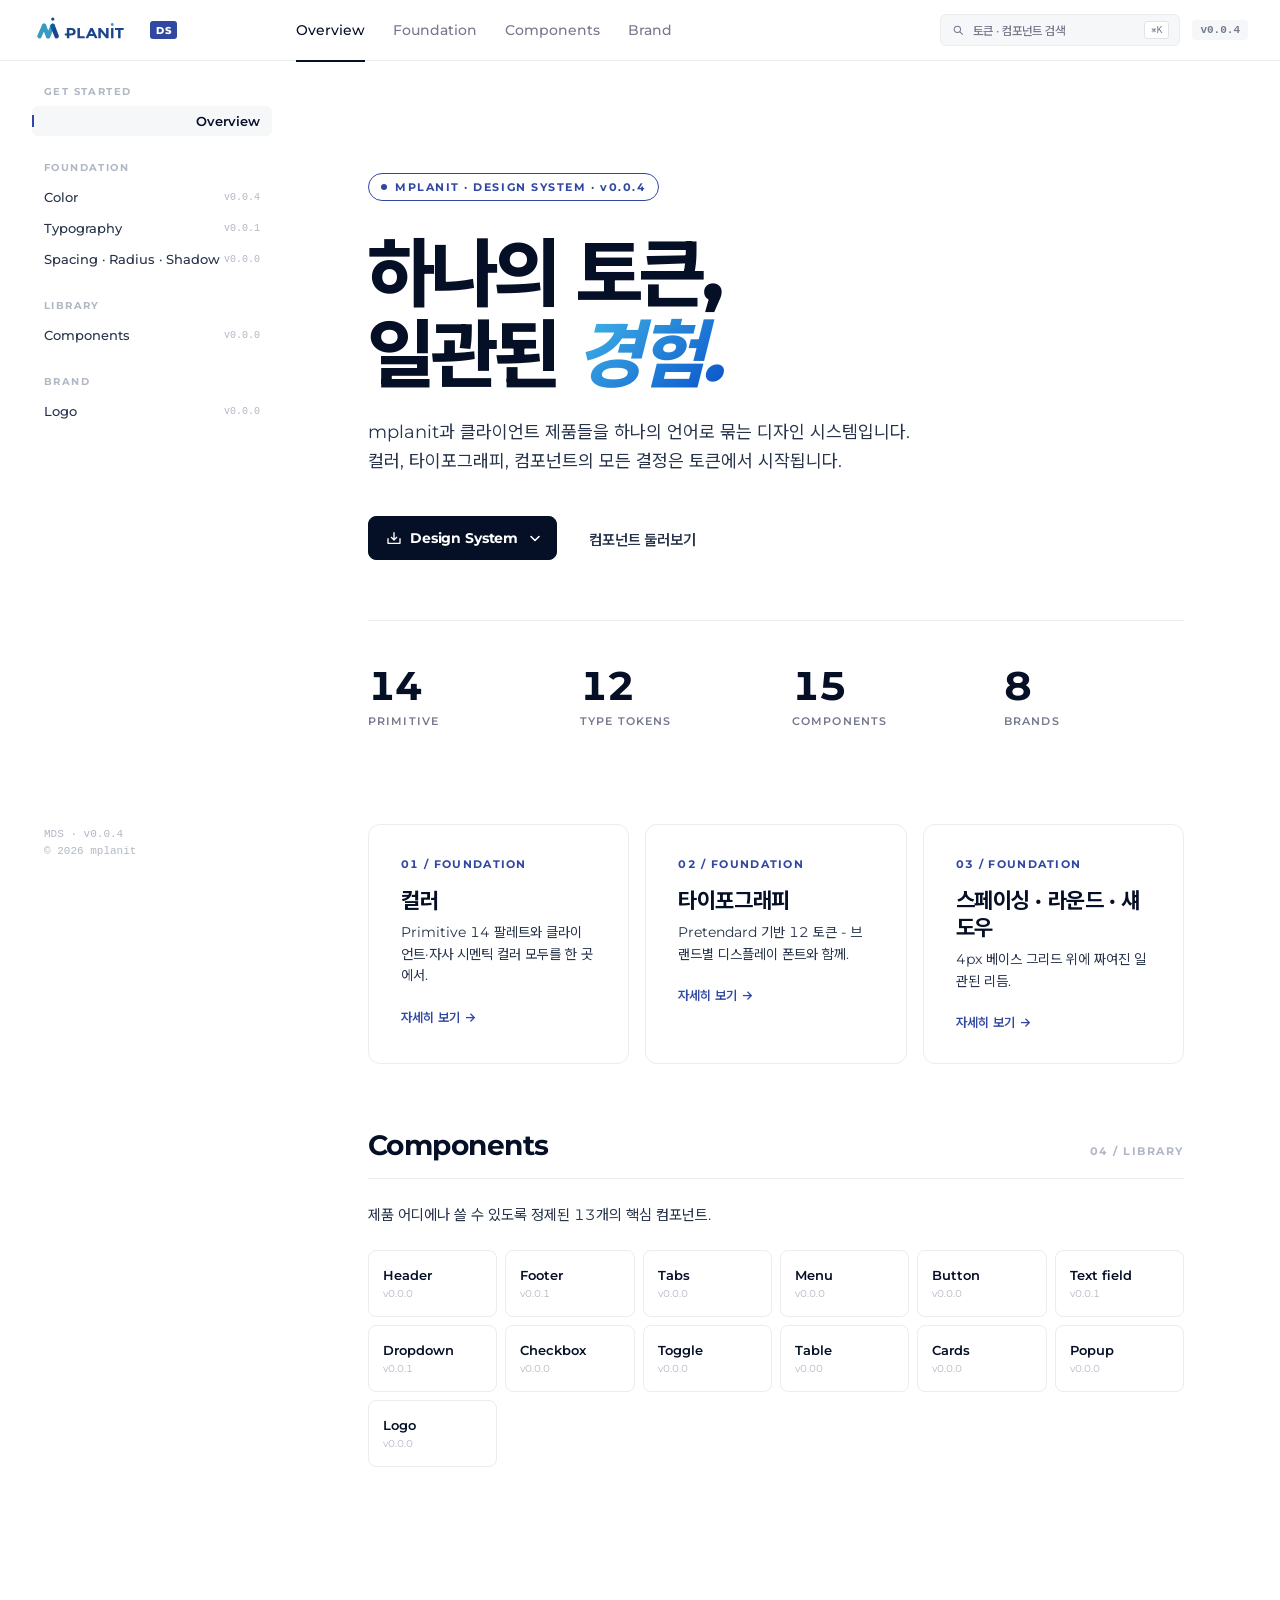
<file: index.html>
<!DOCTYPE html>
<html lang="ko"><head>
<meta charset="utf-8">
<meta name="viewport" content="width=1280">
<title>MDS - mplanit Design System</title>
<link rel="stylesheet" href="css/mds.css">
</head>
<body>

<div id="root"></div>

<script src="js/vendor/react.min.js"></script>
<script src="js/vendor/react-dom.min.js"></script>
<script src="js/vendor/babel.min.js"></script>

<script src="js/mds-data.js"></script>
<script src="js/mds-icons.js"></script>
<script src="js/mds-designmd.js"></script>
<script src="js/mds-zip.js"></script>
<script type="text/babel" src="js/mds-logos.js"></script>
<script type="text/babel" src="js/mds-atoms.js"></script>
<script type="text/babel" src="js/mds-pages.js"></script>
<script type="text/babel" src="js/mds-app.js"></script>



<script src="js/mds-patches.js"></script>
</body></html>
</file>
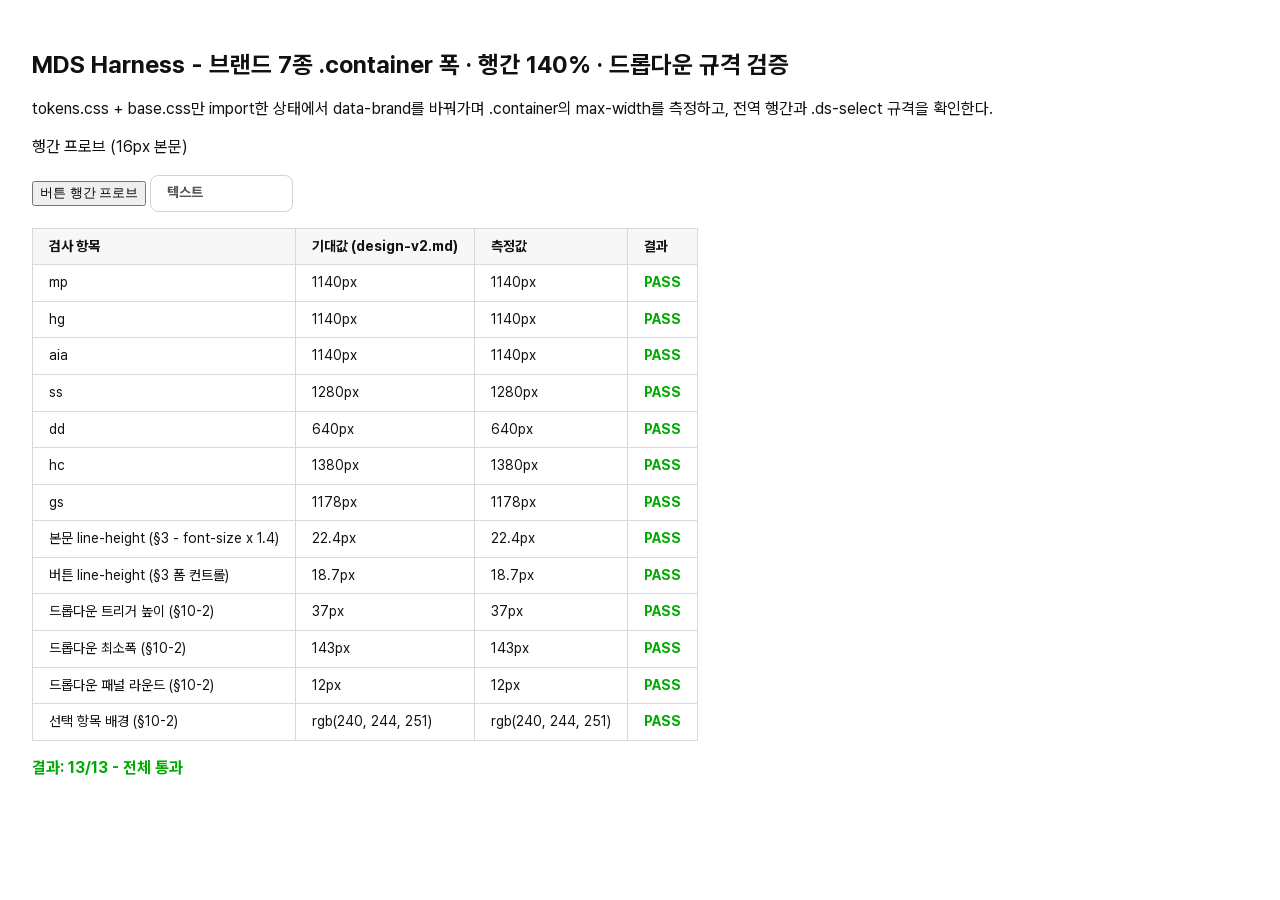
<file: mds-harness/test.html>
<!DOCTYPE html>
<html lang="ko">
<head>
<meta charset="UTF-8">
<meta name="viewport" content="width=device-width, initial-scale=1.0">
<title>MDS Harness - 컨테이너 폭 · 행간 · 드롭다운 검증</title>
<link rel="stylesheet" href="./tokens.css">
<link rel="stylesheet" href="./base.css">
<style>
  /* 테스트 페이지 자체 스타일 - 값은 전부 하네스 토큰 참조 */
  body { font-family: var(--font-family-base); color: var(--color-font-primary); margin: 0; padding: var(--spacing-32); }
  h1 { font-size: var(--font-size-heading-md); }
  table { border-collapse: collapse; margin-top: var(--spacing-16); }
  th, td { border: 1px solid var(--color-border-subtle); padding: var(--spacing-8) var(--spacing-16); font-size: var(--font-size-body-sm); text-align: left; }
  th { background: var(--color-gray-f7); }
  .pass { color: var(--color-status-success); font-weight: var(--font-weight-body-strong); }
  .fail { color: var(--color-status-error); font-weight: var(--font-weight-body-strong); }
  #summary { margin-top: var(--spacing-16); font-size: var(--font-size-body-md); font-weight: var(--font-weight-body-strong); }
</style>
</head>
<body>
  <h1>MDS Harness - 브랜드 7종 .container 폭 · 행간 140% · 드롭다운 규격 검증</h1>
  <p>tokens.css + base.css만 import한 상태에서 data-brand를 바꿔가며 .container의 max-width를 측정하고, 전역 행간과 .ds-select 규격을 확인한다.</p>

  <div class="container" id="probe"></div>
  <p id="lh-probe" style="font-size: var(--font-size-body-md);">행간 프로브 (16px 본문)</p>
  <button type="button" id="lh-btn">버튼 행간 프로브</button>
  <div class="ds-select" id="sel" data-open="true">
    <button type="button" class="ds-select__trigger" id="sel-trigger"><span class="ds-select__value">텍스트</span></button>
    <ul class="ds-select__menu" id="sel-menu">
      <li><button type="button" class="ds-select__item" id="sel-item" aria-selected="true">텍스트</button></li>
      <li><button type="button" class="ds-select__item" aria-selected="false">텍스트</button></li>
    </ul>
  </div>

  <table>
    <thead><tr><th>검사 항목</th><th>기대값 (design-v2.md)</th><th>측정값</th><th>결과</th></tr></thead>
    <tbody id="rows"></tbody>
  </table>
  <div id="summary"></div>

  <script>
    // 기대값: design-v2.md §15-1 브랜드별 그리드 (mp = 공통 기준)
    const CASES = [
      ["mp",  "1140px"],
      ["hg",  "1140px"],
      ["aia", "1140px"],
      ["ss",  "1280px"],
      ["dd",  "640px"],
      ["hc",  "1380px"],
      ["gs",  "1178px"]
    ];
    const probe = document.getElementById("probe");
    const rows = document.getElementById("rows");
    let passCount = 0;

    for (const [brand, expected] of CASES) {
      document.body.setAttribute("data-brand", brand);
      const actual = getComputedStyle(probe).maxWidth;
      const ok = actual === expected;
      if (ok) passCount++;
      const tr = document.createElement("tr");
      tr.innerHTML = "<td>" + brand + "</td><td>" + expected + "</td><td>" + actual + "</td>" +
        "<td class='" + (ok ? "pass'>PASS" : "fail'>FAIL") + "</td>";
      rows.appendChild(tr);
    }
    document.body.removeAttribute("data-brand");

    // §3 전역 행간 140% · §10-2 드롭다운 규격
    const cs = (id) => getComputedStyle(document.getElementById(id));
    const EXTRA = [
      ["본문 line-height (§3 - font-size x 1.4)", (parseFloat(cs("lh-probe").fontSize) * 1.4).toFixed(1) + "px", parseFloat(cs("lh-probe").lineHeight).toFixed(1) + "px"],
      ["버튼 line-height (§3 폼 컨트롤)", (parseFloat(cs("lh-btn").fontSize) * 1.4).toFixed(1) + "px", parseFloat(cs("lh-btn").lineHeight).toFixed(1) + "px"],
      ["드롭다운 트리거 높이 (§10-2)", "37px", cs("sel-trigger").height],
      ["드롭다운 최소폭 (§10-2)", "143px", cs("sel").minWidth],
      ["드롭다운 패널 라운드 (§10-2)", "12px", cs("sel-menu").borderTopLeftRadius],
      ["선택 항목 배경 (§10-2)", "rgb(240, 244, 251)", cs("sel-item").backgroundColor]
    ];
    for (const [label, expected, actual] of EXTRA) {
      const ok = actual === expected;
      if (ok) passCount++;
      const tr = document.createElement("tr");
      tr.innerHTML = "<td>" + label + "</td><td>" + expected + "</td><td>" + actual + "</td>" +
        "<td class='" + (ok ? "pass'>PASS" : "fail'>FAIL") + "</td>";
      rows.appendChild(tr);
    }
    document.getElementById("sel").dataset.open = "false";
    const TOTAL = CASES.length + EXTRA.length;

    const summary = document.getElementById("summary");
    summary.textContent = "결과: " + passCount + "/" + TOTAL + (passCount === TOTAL ? " - 전체 통과" : " - 실패 있음");
    summary.className = passCount === TOTAL ? "pass" : "fail";
  </script>
</body>
</html>
</file>
<file: css/mds.css>
/* ==========================================================================
   MDS — mplanit Design System site
   ========================================================================== */

/* Pretendard (web) */
/*
Copyright (c) 2021 Kil Hyung-jin, with Reserved Font Name Pretendard.
https://github.com/orioncactus/pretendard

This Font Software is licensed under the SIL Open Font License, Version 1.1.
This license is copied below, and is also available with a FAQ at:
http://scripts.sil.org/OFL
*/

@font-face {
	font-family: 'Pretendard';
	font-weight: 900;
	font-display: swap;
	src: local('Pretendard Black'), url("../fonts/pretendard/Pretendard-Black.woff2") format('woff2');
}

@font-face {
	font-family: 'Pretendard';
	font-weight: 800;
	font-display: swap;
	src: local('Pretendard ExtraBold'), url("../fonts/pretendard/Pretendard-ExtraBold.woff2") format('woff2');
}

@font-face {
	font-family: 'Pretendard';
	font-weight: 700;
	font-display: swap;
	src: local('Pretendard Bold'), url("../fonts/pretendard/Pretendard-Bold.woff2") format('woff2');
}

@font-face {
	font-family: 'Pretendard';
	font-weight: 600;
	font-display: swap;
	src: local('Pretendard SemiBold'), url("../fonts/pretendard/Pretendard-SemiBold.woff2") format('woff2');
}

@font-face {
	font-family: 'Pretendard';
	font-weight: 500;
	font-display: swap;
	src: local('Pretendard Medium'), url("../fonts/pretendard/Pretendard-Medium.woff2") format('woff2');
}

@font-face {
	font-family: 'Pretendard';
	font-weight: 400;
	font-display: swap;
	src: local('Pretendard Regular'), url("../fonts/pretendard/Pretendard-Regular.woff2") format('woff2');
}

@font-face {
	font-family: 'Pretendard';
	font-weight: 300;
	font-display: swap;
	src: local('Pretendard Light'), url("../fonts/pretendard/Pretendard-Light.woff2") format('woff2');
}

@font-face {
	font-family: 'Pretendard';
	font-weight: 200;
	font-display: swap;
	src: local('Pretendard ExtraLight'), url("../fonts/pretendard/Pretendard-ExtraLight.woff2") format('woff2');
}

@font-face {
	font-family: 'Pretendard';
	font-weight: 100;
	font-display: swap;
	src: local('Pretendard Thin'), url("../fonts/pretendard/Pretendard-Thin.woff2") format('woff2');
}

/* ── Pretendard Variable (디디다 · 공통 폴백) ── */
@font-face {
	font-family: 'Pretendard Variable';
	font-weight: 100 900;
	font-display: swap;
	src: local('Pretendard Variable'), url("../fonts/pretendard/PretendardVariable.woff2") format('woff2-variations');
}

/* ── Brand display fonts ── */
@font-face {
	font-family: 'WelcomeBM';
	font-weight: 700;
	font-display: swap;
	src: url("../fonts/brand/WelcomeBM-Bold.woff2") format('woff2');
}

@font-face {
	font-family: 'WelcomeBM';
	font-weight: 400;
	font-display: swap;
	src: url("../fonts/brand/WelcomeBM-Regular.woff2") format('woff2');
}

@font-face {
	font-family: 'Montserrat';
	font-weight: 100 900;
	font-display: swap;
	src: url("../fonts/brand/Montserrat-Variable-latin.woff2") format('woff2-variations');
}

@font-face {
	font-family: 'Paperlogy';
	font-weight: 400;
	font-display: swap;
	src: url("../fonts/brand/Paperlogy-Regular.woff2") format('woff2');
}

@font-face {
	font-family: 'Paperlogy';
	font-weight: 500;
	font-display: swap;
	src: url("../fonts/brand/Paperlogy-Medium.woff2") format('woff2');
}

@font-face {
	font-family: 'Paperlogy';
	font-weight: 600;
	font-display: swap;
	src: url("../fonts/brand/Paperlogy-SemiBold.woff2") format('woff2');
}

@font-face {
	font-family: 'Paperlogy';
	font-weight: 700;
	font-display: swap;
	src: url("../fonts/brand/Paperlogy-Bold.woff2") format('woff2');
}

@font-face {
	font-family: 'Paperlogy';
	font-weight: 800;
	font-display: swap;
	src: url("../fonts/brand/Paperlogy-ExtraBold.woff2") format('woff2');
}

@font-face {
	font-family: 'GmarketSans';
	font-weight: 700;
	font-display: swap;
	src: url("../fonts/brand/GmarketSans-Bold.woff2") format('woff2');
}

@font-face {
	font-family: 'GmarketSans';
	font-weight: 500;
	font-display: swap;
	src: url("../fonts/brand/GmarketSans-Medium.woff2") format('woff2');
}


:root {
  /* Brand */
  --brand-logo-blue: #3048A2;
  --brand-deep: #1F2D63;
  --brand-cyan: #45BBE9;
  --brand-blue: #064EC8;

  /* Foreground */
  --fg-1: #050F26;
  --fg-2: #26334A;
  --fg-3: #76798E;
  --fg-4: #B1B7C4;

  /* Background */
  --bg-1: #FFFFFF;
  --bg-soft: #F6F7F9;
  --bg-paper: #FAFAFB;
  --bg-deep: #050F26;

  /* Lines */
  --line-subtle: #EAECF0;
  --line: #E1E3E8;
  --line-strong: #CDD1D8;

  /* Semantic */
  --fg-success: #1F9E55;
  --fg-warning: #D9A800;
  --fg-error: #C9183B;

  /* Spacing */
  --space-2: 2px; --space-4: 4px; --space-8: 8px;
  --space-12: 12px; --space-16: 16px; --space-20: 20px;
  --space-24: 24px; --space-32: 32px; --space-40: 40px; --space-48: 48px;

  /* Radius */
  --radius-2: 2px; --radius-4: 4px; --radius-8: 8px;
  --radius-12: 12px; --radius-14: 14px; --radius-full: 999px;

  /* Shadow */
  --shadow-1: 0 1px 2px rgba(0,0,0,0.06);
  --shadow-2: 0 2px 8px rgba(0,0,0,0.06);
  --shadow-3: 0 4px 16px rgba(0,0,0,0.06);
  --shadow-4: 0 4px 12px rgba(0,0,0,0.15);
  --shadow-pop: 0 12px 32px rgba(0,0,0,0.12), 0 0 0 1px var(--line-subtle);
  --shadow-brand: 0 8px 24px rgba(48,72,162,0.30);

  /* Type */
  --font-base: Montserrat, "Pretendard Variable", Pretendard, system-ui, -apple-system, "Apple SD Gothic Neo", "Noto Sans KR", sans-serif;
  --font-mono: "JetBrains Mono", "SF Mono", Menlo, Consolas, monospace;
}

* { box-sizing: border-box; }
html, body { margin: 0; padding: 0; }
body {
  font-family: var(--font-base);
  color: var(--fg-1);
  background: var(--bg-1);
  -webkit-font-smoothing: antialiased;
  font-feature-settings: "ss01", "tnum";
  text-wrap: pretty;
}
button { font-family: inherit; cursor: pointer; }
a { color: inherit; text-decoration: none; cursor: pointer; }

/* ─────────────── TOPBAR ─────────────── */
.topbar {
  position: sticky; top: 0; z-index: 50;
  background: rgba(255,255,255,0.85);
  backdrop-filter: saturate(180%) blur(12px);
  -webkit-backdrop-filter: saturate(180%) blur(12px);
  border-bottom: 1px solid var(--line-subtle);
}
.topbar-inner {
  max-width: 1440px; margin: 0 auto;
  padding: 0 32px;
  display: grid; grid-template-columns: 240px 1fr auto;
  align-items: center; height: 60px; gap: 24px;
}
.brand { display: inline-flex; align-items: center; gap: 8px; cursor: pointer; }
.brand .ds-tag {
  display: inline-flex; align-items: center; justify-content: center;
  height: 18px; padding: 0 6px; border-radius: 3px;
  background: var(--brand-logo-blue); color: white;
  font-size: 10px; font-weight: 800; letter-spacing: 0.06em;
  font-family: var(--font-base);
}
.top-nav { display: flex; gap: 28px; }
.top-nav a {
  font-size: 14px; font-weight: 500; color: var(--fg-3);
  padding: 4px 0; position: relative;
}
.top-nav a.active { color: var(--fg-1); }
.top-nav a.active::after {
  content: ""; position: absolute; bottom: -19px; left: 0; right: 0;
  height: 2px; background: var(--fg-1);
}
.top-actions { display: flex; align-items: center; gap: 12px; }
.search-btn {
  display: inline-flex; align-items: center; gap: 8px;
  height: 32px; padding: 0 10px;
  background: var(--bg-soft); border: 1px solid var(--line-subtle);
  border-radius: 6px;
  color: var(--fg-3); font-size: 12px; font-weight: 500;
  min-width: 240px;
}
.search-btn:hover { background: white; border-color: var(--line-strong); }
.search-btn span { flex: 1; text-align: left; }
.search-btn kbd {
  font-family: var(--font-mono); font-size: 10px;
  padding: 2px 6px; border-radius: 3px;
  background: white; border: 1px solid var(--line);
  color: var(--fg-3);
}
.version-badge {
  font-family: var(--font-mono); font-size: 11px; font-weight: 600;
  color: var(--fg-3); padding: 4px 8px;
  background: var(--bg-soft); border-radius: 4px;
}

/* ─────────────── LAYOUT ─────────────── */
.layout {
  max-width: 1440px; margin: 0 auto;
  display: grid; grid-template-columns: 240px 1fr;
  gap: 32px;
  padding: 0 32px;
}
.sidebar {
  position: sticky; top: 60px; height: calc(100vh - 60px);
  padding: 24px 0; display: flex; flex-direction: column;
  overflow-y: auto;
}
.nav-group { margin-bottom: 24px; }
.nav-group-title {
  font-family: var(--font-base); font-size: 10px; font-weight: 700;
  letter-spacing: 0.14em; color: var(--fg-4);
  padding: 0 12px 8px;
}
.nav-item {
  display: flex; align-items: center; justify-content: space-between;
  padding: 7px 12px; border-radius: 6px;
  font-size: 13px; font-weight: 500; color: var(--fg-2);
  margin-bottom: 1px;
}
.nav-item:hover { background: var(--bg-soft); }
.nav-item.active {
  background: var(--bg-soft); color: var(--fg-1); font-weight: 600;
}
.nav-item.active::before {
  content: ""; width: 2px; height: 12px;
  background: var(--brand-logo-blue);
  margin-right: 10px; margin-left: -12px;
}
.nav-item .v {
  font-family: var(--font-mono); font-size: 10px;
  color: var(--fg-4);
}
.content { padding: 32px 0 96px; min-width: 0; }

/* ─────────────── HERO (overview) ─────────────── */
.hero {
  padding: 80px 64px 64px;
  max-width: 1200px; margin: 0 auto;
}
.hero-eyebrow {
  display: inline-flex; align-items: center; gap: 8px;
  font-family: var(--font-base); font-size: 11px; font-weight: 700;
  letter-spacing: 0.14em; color: var(--brand-logo-blue);
  padding: 6px 12px; border: 1px solid var(--brand-logo-blue);
  border-radius: 999px;
  margin-bottom: 32px;
}
.hero-eyebrow .pulse {
  width: 6px; height: 6px; border-radius: 50%;
  background: var(--brand-logo-blue);
  box-shadow: 0 0 0 0 rgba(48,72,162,0.4);
  animation: pulse 2s infinite;
}
@keyframes pulse {
  0% { box-shadow: 0 0 0 0 rgba(48,72,162,0.4); }
  70% { box-shadow: 0 0 0 8px rgba(48,72,162,0); }
  100% { box-shadow: 0 0 0 0 rgba(48,72,162,0); }
}
.hero h1 {
  font-size: clamp(48px, 6vw, 88px);
  font-weight: 800; line-height: 1.05; letter-spacing: -0.04em;
  margin: 0 0 24px;
}
.hero h1 .accent {
  font-style: italic;
  background: linear-gradient(135deg, var(--brand-cyan), var(--brand-blue));
  -webkit-background-clip: text; background-clip: text;
  -webkit-text-fill-color: transparent;
  /* 이탤릭 글리프가 박스 밖으로 나가 배경(그라디언트)이 안 칠해지며 잘리는 것 방지 */
  padding-right: 0.1em; margin-right: -0.1em;
}
.hero p {
  font-size: 18px; line-height: 1.6; color: var(--fg-2);
  max-width: 560px; margin: 0 0 40px;
}
.cta-row { display: flex; gap: 12px; margin-bottom: 56px; }
.hero-stats {
  display: grid; grid-template-columns: repeat(4, 1fr);
  gap: 32px; padding-top: 40px;
  border-top: 1px solid var(--line-subtle);
}
.hero-stat .num {
  font-size: 40px; font-weight: 700; letter-spacing: -0.03em;
  color: var(--fg-1);
}
.hero-stat .lab {
  font-family: var(--font-base); font-size: 11px; font-weight: 600;
  letter-spacing: 0.1em; color: var(--fg-3); margin-top: 4px;
  text-transform: uppercase;
}

/* Feature grid (overview) */
.feature-grid {
  max-width: 1200px; margin: 0 auto;
  padding: 32px 64px 64px;
  display: grid; grid-template-columns: repeat(3, 1fr); gap: 16px;
}
.feature {
  padding: 32px; border: 1px solid var(--line-subtle);
  border-radius: 12px; background: white;
  transition: all 0.2s; cursor: pointer;
}
.feature:hover {
  border-color: var(--brand-logo-blue);
  box-shadow: var(--shadow-2);
  transform: translateY(-2px);
}
.feature .num {
  font-family: var(--font-base); font-size: 11px; font-weight: 700;
  color: var(--brand-logo-blue); letter-spacing: 0.12em;
  margin-bottom: 16px;
}
.feature h3 {
  font-size: 22px; font-weight: 700; margin: 0 0 8px;
  letter-spacing: -0.02em;
}
.feature p {
  font-size: 14px; color: var(--fg-2); line-height: 1.55;
  margin: 0 0 20px;
}
.feature .arrow {
  font-size: 13px; font-weight: 600; color: var(--brand-logo-blue);
}

.cmp-overview {
  display: grid; grid-template-columns: repeat(6, 1fr); gap: 8px;
}
.cmp-tile {
  padding: 16px 14px; border: 1px solid var(--line-subtle);
  border-radius: 8px; cursor: pointer; transition: all 0.15s;
  background: white;
}
.cmp-tile:hover { border-color: var(--brand-logo-blue); background: var(--bg-soft); }
.cmp-tile .name { font-size: 13px; font-weight: 600; }
.cmp-tile .cnt {
  font-family: var(--font-base); font-size: 10px; color: var(--fg-4);
  margin-top: 4px;
}

/* ─────────────── PAGE LAYOUT ─────────────── */
.page-inner {
  display: grid; grid-template-columns: minmax(0, 1fr) 200px;
  gap: 64px;
  padding: 32px 64px 96px;
  max-width: 1200px; margin: 0 auto;
}
.page-eyebrow {
  font-family: var(--font-base); font-size: 11px; font-weight: 700;
  letter-spacing: 0.14em; color: var(--brand-logo-blue);
  margin-bottom: 16px;
}
.page-title {
  font-size: 2.60rem; font-weight: 700; line-height: 1.2;
  letter-spacing: -0.02em; margin: 0 0 16px;
}
.page-lede {
  font-size: 16px; line-height: 1.55; color: var(--fg-2);
  max-width: 640px; margin: 0 0 24px;
}
.page-meta {
  display: flex; align-items: center; gap: 8px;
  font-family: var(--font-base); font-size: 11px; font-weight: 600;
  color: var(--fg-3);
  padding-bottom: 32px; margin-bottom: 32px;
  border-bottom: 1px solid var(--line-subtle);
}
.page-meta .dot { width: 3px; height: 3px; border-radius: 50%; background: var(--fg-4); }

.section { padding-top: 56px; scroll-margin-top: 80px; }
.section:first-of-type { padding-top: 24px; }
.section-head {
  display: flex; align-items: baseline; justify-content: space-between;
  padding-bottom: 16px;
  border-bottom: 1px solid var(--line-subtle);
  margin-bottom: 24px;
}
.section-head h2 {
  font-size: 28px; font-weight: 700; letter-spacing: -0.02em;
  margin: 0;
}
.section-head .num {
  font-family: var(--font-base); font-size: 11px; font-weight: 700;
  letter-spacing: 0.14em; color: var(--fg-4);
}
.section-desc {
  font-size: 15px; color: var(--fg-2); line-height: 1.55;
  margin: 0 0 32px; max-width: 680px;
}

/* ─────────────── ToC ─────────────── */
.toc {
  position: sticky; top: 92px; align-self: start;
  font-size: 13px;
}
.toc-title {
  font-family: var(--font-base); font-size: 10px; font-weight: 700;
  letter-spacing: 0.14em; color: var(--fg-4);
  padding: 0 12px 8px;
}
.toc a {
  display: block; padding: 6px 12px;
  font-size: 13px; color: var(--fg-3);
  border-left: 2px solid transparent;
}
.toc a:hover { color: var(--fg-1); }
.toc a.active {
  color: var(--brand-logo-blue); font-weight: 600;
  border-left-color: var(--brand-logo-blue);
}

/* ─────────────── FILTER TABS ─────────────── */
.filter-tabs {
  display: inline-flex; gap: 4px; padding: 4px;
  background: var(--bg-soft); border-radius: 8px;
  margin-bottom: 32px;
}
.filter-tab {
  padding: 6px 14px; border: 0; background: transparent;
  border-radius: 6px;
  font-size: 13px; font-weight: 500; color: var(--fg-3);
  transition: all 0.15s;
}
.filter-tab:hover { color: var(--fg-1); }
.filter-tab.active {
  background: white; color: var(--fg-1); font-weight: 600;
  box-shadow: var(--shadow-1);
}

/* ─────────────── PALETTE ─────────────── */
.palette { margin-bottom: 40px; scroll-margin-top: 80px; }
.palette-head {
  display: flex; align-items: baseline; justify-content: space-between;
  margin-bottom: 12px;
}
.palette-head h3 {
  font-size: 16px; font-weight: 700; margin: 0;
  letter-spacing: -0.01em;
}
.palette-head .tag {
  font-family: var(--font-base); font-size: 10px; font-weight: 600;
  letter-spacing: 0.1em; color: var(--fg-4);
  padding: 3px 8px; border: 1px solid var(--line);
  border-radius: 999px;
}
.swatch-grid {
  display: grid; grid-template-columns: repeat(auto-fill, minmax(118px, 1fr));
  gap: 10px;
}

/* ─────────────── SWATCH ─────────────── */
.swatch {
  border-radius: 8px; overflow: hidden;
  cursor: pointer; border: 1px solid var(--line-subtle);
  background: white;
  transition: all 0.15s;
  position: relative;
}
.swatch:hover {
  transform: translateY(-1px);
  box-shadow: var(--shadow-3);
  border-color: var(--line-strong);
}
.swatch .chip {
  height: 76px; position: relative; overflow: hidden;
}
.swatch.alpha-bg .chip {
  background-image:
    linear-gradient(45deg, #f0f0f0 25%, transparent 25%),
    linear-gradient(-45deg, #f0f0f0 25%, transparent 25%),
    linear-gradient(45deg, transparent 75%, #f0f0f0 75%),
    linear-gradient(-45deg, transparent 75%, #f0f0f0 75%);
  background-size: 12px 12px;
  background-position: 0 0, 0 6px, 6px -6px, -6px 0;
}
.swatch.alpha-bg .chip > * { z-index: 2; }
.swatch .copy-hint {
  position: absolute; inset: 0;
  display: flex; align-items: center; justify-content: center;
  font-family: var(--font-mono); font-size: 9px; font-weight: 700;
  letter-spacing: 0.14em; color: rgba(255,255,255,0.85);
  opacity: 0; transition: opacity 0.15s;
}
.swatch.dark .copy-hint { color: rgba(0,0,0,0.7); }
.swatch:hover .copy-hint { opacity: 1; }
.swatch .meta {
  padding: 8px 10px;
  display: flex; align-items: center; justify-content: space-between;
  gap: 4px;
}
.swatch .name {
  font-size: 11px; font-weight: 600; color: var(--fg-1);
  font-family: var(--font-mono); letter-spacing: -0.01em;
  white-space: nowrap; overflow: hidden; text-overflow: ellipsis;
}
.swatch .hex {
  font-family: var(--font-mono); font-size: 10px;
  color: var(--fg-4); min-width: 0;
  white-space: nowrap; overflow: hidden; text-overflow: ellipsis;
}
.swatch.alpha-bg .meta {
  flex-direction: column; align-items: flex-start; gap: 2px;
}
/* 알파 섹션은 rgba 표기가 길어 카드 최소폭을 넓게 */
#alpha .swatch-grid {
  grid-template-columns: repeat(auto-fill, minmax(150px, 1fr));
}
.swatch.alpha-bg .meta .name,
.swatch.alpha-bg .meta .hex { max-width: 100%; }
.swatch .alpha-pct {
  position: absolute; inset: 0;
  display: flex; align-items: center; justify-content: center;
  font-family: var(--font-mono); font-size: 22px; font-weight: 700;
  letter-spacing: -0.02em;
  pointer-events: none;
  transition: opacity 0.15s;
}
.swatch:hover .alpha-pct { opacity: 0; }

/* ─────────────── BUTTONS ─────────────── */
.btn {
  display: inline-flex; align-items: center; justify-content: center; gap: 6px;
  padding: 0 16px; height: 40px;
  border-radius: 2px; border: 0;
  font-size: 14px; font-weight: 600;
  transition: all 0.15s;
  letter-spacing: -0.01em;
}
.btn-sm { height: 32px; padding: 0 12px; font-size: 13px; }
.btn-lg { height: 48px; padding: 0 20px; font-size: 15px; }
.btn-primary {
  background: var(--fg-1); color: white;
}
.btn-primary:hover { background: var(--brand-deep); }
.btn-secondary {
  background: white; color: var(--fg-1);
  border: 1px solid var(--line-strong);
}
.btn-secondary:hover { background: var(--bg-soft); }
.btn-tertiary {
  background: var(--bg-soft); color: var(--fg-1);
}
.btn-tertiary:hover { background: var(--line-subtle); }
.btn-ghost {
  background: transparent; color: var(--fg-2);
}
.btn-ghost:hover { background: var(--bg-soft); }

/* ─────────────── INPUTS ─────────────── */
.input-underline {
  width: 100%; height: 36px;
  border: 0; border-bottom: 1px solid var(--line-strong);
  background: transparent; padding: 0 0 4px;
  font-size: 15px; color: var(--fg-1); outline: none;
  font-family: inherit;
}
.input-underline:focus { border-bottom-color: var(--brand-logo-blue); }
.input-deep {
  width: 100%; height: 44px;
  background: var(--bg-soft); border: 1px solid transparent;
  border-radius: 8px; padding: 0 14px;
  font-size: 14px; color: var(--fg-1); outline: none;
  font-family: inherit;
}
.input-deep:focus {
  background: white; border-color: var(--brand-logo-blue);
}

/* ─────────────── COMPONENTS ─────────────── */
.cmp-card {
  border: 1px solid var(--line-subtle); border-radius: 12px;
  background: white; margin-bottom: 16px; overflow: hidden;
}
.cmp-head {
  padding: 14px 20px; border-bottom: 1px solid var(--line-subtle);
  display: flex; align-items: center; justify-content: space-between;
  background: var(--bg-paper);
}
.cmp-head .title { font-size: 13px; font-weight: 600; color: var(--fg-2); }
.cmp-head .tag {
  font-family: var(--font-base); font-size: 10px;
  color: var(--fg-3); padding: 3px 7px;
  background: white; border: 1px solid var(--line); border-radius: 4px;
}
.cmp-stage {
  padding: 32px;
  display: flex; flex-wrap: wrap; gap: 16px; align-items: center;
  min-height: 120px;
}

/* Header mock */
.mock-header {
  display: flex; align-items: center; gap: 32px;
  width: 100%; padding: 14px 24px;
  background: var(--bg-deep); color: white;
  border-radius: 8px;
}
.mock-header .logo { font-weight: 800; font-size: 16px; letter-spacing: -0.04em; }
.mock-header .nav { display: flex; gap: 20px; flex: 1; }
.mock-header .nav span {
  font-size: 13px; font-weight: 500; opacity: 0.7; cursor: pointer;
}
.mock-header .nav .active { opacity: 1; color: var(--brand-cyan); }
.mock-header .right { display: flex; gap: 8px; }
.mock-header .right span {
  width: 32px; height: 32px; border-radius: 6px;
  background: rgba(255,255,255,0.08);
  display: inline-flex; align-items: center; justify-content: center;
  font-size: 12px; font-weight: 600;
}

/* Footer mock */
.mock-footer {
  width: 100%; padding: 32px;
  background: var(--bg-deep); color: rgba(255,255,255,0.85);
  border-radius: 8px;
  display: grid; grid-template-columns: 2fr 1fr 1fr 1fr; gap: 32px;
}
.mock-footer h5 {
  font-size: 13px; font-weight: 700; margin: 0 0 12px;
  color: white;
}
.mock-footer p { margin: 4px 0; font-size: 12px; color: rgba(255,255,255,0.6); }
.mock-footer a { display: block; font-size: 12px; padding: 4px 0; color: rgba(255,255,255,0.7); }

/* Tabs */
.tabs-underline {
  display: flex; gap: 32px;
  border-bottom: 1px solid var(--line-subtle);
}
.tabs-underline .t {
  padding: 12px 0; border: 0; background: transparent;
  font-size: 14px; font-weight: 500; color: var(--fg-3);
  position: relative;
}
.tabs-underline .t.active { color: var(--fg-1); font-weight: 600; }
.tabs-underline .t.active::after {
  content: ""; position: absolute; bottom: -1px; left: 0; right: 0;
  height: 2px; background: var(--fg-1);
}

.tabs-pill {
  display: inline-flex; gap: 4px; padding: 4px;
  background: var(--bg-soft); border-radius: 999px;
}
.tabs-pill .t {
  padding: 6px 14px; border: 0; background: transparent;
  border-radius: 999px; font-size: 13px; font-weight: 500; color: var(--fg-3);
}
.tabs-pill .t.active {
  background: white; color: var(--fg-1); font-weight: 600;
  box-shadow: var(--shadow-1);
}

/* Menu item */
.menu-item:hover { background: var(--bg-soft); }

/* Checkbox */
.cb { display: inline-flex; align-items: center; gap: 8px; font-size: 14px; cursor: pointer; }
.cb input[type="checkbox"] {
  appearance: none; width: 18px; height: 18px;
  border: 1.5px solid var(--line-strong); border-radius: 2px;
  background: white; cursor: pointer; position: relative;
  transition: all 0.15s;
}
.cb input[type="checkbox"]:checked {
  background: var(--fg-1); border-color: var(--fg-1);
}
.cb input[type="checkbox"]:checked::after {
  content: ""; position: absolute; left: 4px; top: 1px;
  width: 6px; height: 10px;
  border: solid white; border-width: 0 1.6px 1.6px 0;
  transform: rotate(45deg);
}
.cb input[type="checkbox"]:disabled {
  background: var(--bg-soft); border-color: var(--line);
  cursor: not-allowed;
}

/* Toggle */
.toggle {
  width: 44px; height: 24px; border-radius: 999px;
  background: var(--line-strong); position: relative;
  cursor: pointer; transition: background 0.2s;
}
.toggle::after {
  content: ""; position: absolute; top: 2px; left: 2px;
  width: 20px; height: 20px; border-radius: 50%;
  background: white; box-shadow: var(--shadow-1);
  transition: transform 0.2s;
}
.toggle.on { background: var(--fg-1); }
.toggle.on::after { transform: translateX(20px); }

/* Table */
.mock-table {
  width: 100%; border-collapse: collapse;
  font-size: 14px;
}
.mock-table th {
  text-align: left; padding: 10px 14px;
  font-size: 12px; font-weight: 700; color: var(--fg-3);
  background: var(--bg-paper);
  border-bottom: 1px solid var(--line);
  letter-spacing: 0.02em;
}
.mock-table td {
  padding: 14px; border-bottom: 1px solid var(--line-subtle);
}
.mock-table tr:last-child td { border-bottom: 0; }
.mock-table tr:hover td { background: var(--bg-paper); }

.badge {
  display: inline-flex; align-items: center;
  padding: 2px 8px; border-radius: 4px;
  font-size: 10px; font-weight: 800; letter-spacing: 0.06em;
  font-family: var(--font-base);
}
.badge-new { background: #E5EEFE; color: #1F40B0; }
.badge-hot { background: #FFDFE2; color: #C9183B; }
.badge-event { background: #FFF7C2; color: #8E6900; }

/* Card preview */
.preview-card {
  width: 360px; padding: 24px;
  background: white; border: 1px solid var(--line-subtle);
  border-radius: 12px; box-shadow: var(--shadow-1);
}
.preview-card .ka {
  font-family: var(--font-base); font-size: 10px; font-weight: 700;
  letter-spacing: 0.14em; color: var(--brand-logo-blue);
  margin-bottom: 8px;
}
.preview-card h4 {
  font-size: 18px; font-weight: 700; margin: 0 0 8px;
  letter-spacing: -0.01em;
}
.preview-card p {
  font-size: 13px; line-height: 1.55; color: var(--fg-2);
  margin: 0;
}

/* Popup */
.mock-popup {
  width: 360px; padding: 28px 24px 20px;
  background: white; border-radius: 12px;
  box-shadow: var(--shadow-pop);
}
.mock-popup h4 {
  font-size: 18px; font-weight: 700; margin: 0 0 8px;
  letter-spacing: -0.01em;
}
.mock-popup p {
  font-size: 14px; line-height: 1.55; color: var(--fg-2); margin: 0 0 20px;
}
.mock-popup .actions { display: flex; gap: 8px; justify-content: flex-end; }

/* Icon grid */
.icon-grid {
  display: grid; grid-template-columns: repeat(auto-fill, minmax(96px, 1fr));
  gap: 4px; width: 100%;
}
.icon-tile {
  display: flex; flex-direction: column; align-items: center; gap: 8px;
  padding: 16px 8px; border-radius: 8px;
  cursor: pointer; transition: background 0.15s;
}
.icon-tile:hover { background: var(--bg-soft); }
.icon-tile span {
  font-family: var(--font-mono); font-size: 10px; color: var(--fg-3);
}

/* Icon library (공통 아이콘) */
.icon-lib { width: 100%; }
/* 카테고리 탭: 한 줄 고정 + 마우스 드래그 가로 스크롤 (스크롤바 숨김) */
.icon-lib > .filter-tabs {
  display: flex; flex-wrap: nowrap; max-width: 100%;
  overflow-x: auto; scrollbar-width: none;
  margin-bottom: 12px; cursor: grab; user-select: none;
}
.icon-lib > .filter-tabs::-webkit-scrollbar { display: none; }
/* 스크롤 가능 방향 끝을 페이드 처리 - 더 있음을 시각적으로 표시 */
.icon-lib > .filter-tabs.fade-r {
  -webkit-mask-image: linear-gradient(90deg, #000 calc(100% - 48px), transparent);
  mask-image: linear-gradient(90deg, #000 calc(100% - 48px), transparent);
}
.icon-lib > .filter-tabs.fade-l {
  -webkit-mask-image: linear-gradient(90deg, transparent, #000 48px);
  mask-image: linear-gradient(90deg, transparent, #000 48px);
}
.icon-lib > .filter-tabs.fade-l.fade-r {
  -webkit-mask-image: linear-gradient(90deg, transparent, #000 48px, #000 calc(100% - 48px), transparent);
  mask-image: linear-gradient(90deg, transparent, #000 48px, #000 calc(100% - 48px), transparent);
}
.icon-lib > .filter-tabs .filter-tab { flex: 0 0 auto; white-space: nowrap; }
.icon-lib-controls .filter-tabs { margin-bottom: 0; }
.icon-lib-controls {
  display: flex; align-items: center; gap: 12px; flex-wrap: wrap;
  margin-bottom: 16px;
}
.icon-lib-search {
  flex: 1; min-width: 200px; max-width: 320px;
  padding: 8px 12px; font-size: 13px;
  border: 1px solid var(--line-subtle); border-radius: 8px;
  background: var(--bg-1); color: var(--fg-1);
  font-family: inherit;
}
.icon-lib-search:focus { outline: none; border-color: var(--brand-logo-blue); }
.icon-lib-grid {
  display: grid; grid-template-columns: repeat(auto-fill, minmax(96px, 1fr));
  gap: 4px; width: 100%;
}
.icon-lib-card {
  display: flex; flex-direction: column; align-items: center; gap: 8px;
  padding: 16px 8px; border-radius: 8px;
  cursor: pointer; transition: background 0.15s;
  color: inherit; /* 그리드의 컬러 피커 값 상속 */
}
.icon-lib-card:hover { background: var(--bg-soft); }
.icon-lib-card .icon-lib-preview { display: flex; align-items: center; justify-content: center; }
.icon-lib-grid .icon-lib-preview svg {
  width: var(--icon-size, 24px); height: var(--icon-size, 24px);
}

/* Size 슬라이더 · Color 피커 행 */
.icon-lib-sizerow {
  display: flex; align-items: center; gap: 10px; flex-wrap: wrap;
  margin-bottom: 16px;
}
.icon-lib-sizerow .lab {
  font-family: var(--font-mono); font-size: 10px; font-weight: 700;
  letter-spacing: 0.12em; color: var(--fg-3); text-transform: uppercase;
}
.icon-lib-sizerow .val {
  font-family: var(--font-mono); font-size: 12px; color: var(--fg-2);
  min-width: 44px;
}
.icon-lib-sizerow input[type="range"] {
  width: 200px; accent-color: var(--brand-logo-blue);
}
/* 컬러피커: 브라우저 기본(박스 안 색상 칩)을 없애고 색상이 박스 전체를 채우게 */
.icon-lib-sizerow input[type="color"] {
  width: 34px; height: 26px; padding: 0;
  border: 1px solid var(--line-subtle); border-radius: 6px;
  background: none; cursor: pointer;
  -webkit-appearance: none; appearance: none;
  overflow: hidden;
}
.icon-lib-sizerow input[type="color"]::-webkit-color-swatch-wrapper { padding: 0; }
.icon-lib-sizerow input[type="color"]::-webkit-color-swatch { border: none; border-radius: 5px; }
.icon-lib-sizerow input[type="color"]::-moz-color-swatch { border: none; border-radius: 5px; }
.icon-lib-reset {
  padding: 5px 12px; font-size: 12px; font-weight: 600;
  color: var(--fg-3); background: var(--bg-soft);
  border: 0; border-radius: 6px; cursor: pointer;
  transition: all 0.15s;
}
.icon-lib-reset:hover { color: var(--fg-1); background: var(--line-subtle); }
.icon-lib-card .nm {
  font-family: var(--font-mono); font-size: 10px; color: var(--fg-3);
  text-align: center; word-break: break-all; line-height: 1.3;
}
.icon-lib-empty {
  width: 100%; padding: 32px; text-align: center;
  font-size: 13px; color: var(--fg-3);
}

/* ─────────────── TYPOGRAPHY PAGE ─────────────── */
.font-card {
  display: grid; grid-template-columns: 1fr auto;
  align-items: center; gap: 32px;
  padding: 24px; margin-bottom: 12px;
  border: 1px solid var(--line-subtle); border-radius: 12px;
  background: white;
}
.font-card .sample {
  font-size: 56px; line-height: 1.1; letter-spacing: -0.03em;
  color: var(--fg-1);
  /* 폰트 미리보기 카드: UI 기본 스택(Montserrat 우선)을 따르지 않고 표기된 폰트 그대로 —
     브랜드 지정 폰트는 인라인 fontFamily가 이 규칙을 덮어씀 */
  font-family: "Pretendard Variable", Pretendard, system-ui, -apple-system, "Apple SD Gothic Neo", "Noto Sans KR", sans-serif;
}
.font-card .sample.alt {
  background: linear-gradient(135deg, var(--brand-logo-blue), var(--brand-cyan));
  -webkit-background-clip: text; background-clip: text;
  -webkit-text-fill-color: transparent;
}
.font-card .meta { text-align: right; }
.font-card .fname {
  font-size: 14px; font-weight: 600; color: var(--fg-1);
  font-family: var(--font-mono);
}
.font-card .frole {
  font-size: 12px; color: var(--fg-3); margin-top: 4px;
}

.type-table {
  border: 1px solid var(--line-subtle); border-radius: 12px;
  overflow: hidden; background: white;
}
.type-table .row {
  display: grid;
  grid-template-columns: 100px 130px 60px 110px 80px 1fr;
  gap: 16px; align-items: center;
  padding: 14px 20px;
  border-bottom: 1px solid var(--line-subtle);
  font-size: 13px;
}
.type-table .row:last-child { border-bottom: 0; }
.type-table .row.head {
  background: var(--bg-paper);
  font-family: var(--font-base); font-size: 10px; font-weight: 700;
  color: var(--fg-3); letter-spacing: 0.1em;
  text-transform: uppercase; padding: 12px 20px;
}
.type-table .row:not(.head):hover { background: var(--bg-paper); }
.type-table .token {
  font-family: var(--font-mono); font-weight: 600;
  font-size: 12px; color: var(--brand-logo-blue);
}
.type-table .role { color: var(--fg-2); }
.type-table .v { font-family: var(--font-mono); font-size: 12px; color: var(--fg-3); }
.type-table .preview { color: var(--fg-1); }

/* ─────────────── FOUNDATION PAGE ─────────────── */
.spacing-rows { background: white; border: 1px solid var(--line-subtle); border-radius: 12px; overflow: hidden; }
.spacing-row {
  display: grid; grid-template-columns: 100px 60px 1fr;
  align-items: center; padding: 14px 20px; gap: 16px;
  border-bottom: 1px solid var(--line-subtle);
}
.spacing-row:last-child { border-bottom: 0; }
.spacing-row:hover { background: var(--bg-paper); }
.spacing-row .tk {
  font-family: var(--font-mono); font-size: 12px; font-weight: 600;
  color: var(--brand-logo-blue);
}
.spacing-row .px {
  font-family: var(--font-mono); font-size: 12px; color: var(--fg-3);
}
.spacing-row .bar {
  height: 12px; background: var(--brand-logo-blue);
  border-radius: 1px;
}

.radius-grid {
  display: grid; grid-template-columns: repeat(auto-fill, minmax(180px, 1fr));
  gap: 12px;
}
.radius-cell {
  height: 120px; padding: 14px;
  border: 1px solid var(--line); background: white;
  display: flex; flex-direction: column; justify-content: space-between;
  cursor: pointer; transition: all 0.15s;
}
.radius-cell:hover { border-color: var(--brand-logo-blue); box-shadow: var(--shadow-2); }
.radius-cell .num {
  font-family: var(--font-mono); font-size: 11px; font-weight: 600;
  color: var(--brand-logo-blue);
}
.radius-cell div:last-child {
  font-size: 12px; color: var(--fg-3);
}
/* radius-full(999px) 필 셀: 곡선 밖으로 텍스트가 나가지 않게 중앙 배치 */
.radius-cell.full {
  align-items: center; justify-content: center;
  gap: 4px; text-align: center;
}

.shadow-grid {
  display: grid; grid-template-columns: repeat(auto-fill, minmax(220px, 1fr));
  gap: 16px; padding: 20px 0;
}
.shadow-cell {
  height: 140px; padding: 20px;
  background: white; border-radius: 12px;
  display: flex; flex-direction: column; justify-content: flex-end;
  cursor: pointer;
}
.shadow-cell .l {
  font-family: var(--font-mono); font-size: 12px; font-weight: 700;
  color: var(--brand-logo-blue);
}
.shadow-cell .v { font-size: 12px; color: var(--fg-3); margin-top: 2px; }

/* ─────────────── LOGO PAGE ─────────────── */
.logo-card {
  margin-bottom: 16px;
  border: 1px solid var(--line-subtle); border-radius: 12px;
  background: white; overflow: hidden;
}
.logo-card .stage {
  height: 200px; display: flex; align-items: center; justify-content: center;
  background: white;
}
.logo-card .stage.dark { background: var(--bg-deep); }
.logo-card .stage.gradient {
  background: linear-gradient(135deg, var(--brand-cyan), var(--brand-blue));
}
.logo-card .meta {
  padding: 16px 20px; display: flex; justify-content: space-between;
  border-top: 1px solid var(--line-subtle);
  background: var(--bg-paper);
}
.logo-card .name { font-size: 13px; font-weight: 600; }
.logo-card .desc { font-size: 12px; color: var(--fg-3); }

/* ─────────────── TOAST ─────────────── */
.toast {
  position: fixed; bottom: 32px; left: 50%;
  transform: translateX(-50%) translateY(100px);
  display: inline-flex; align-items: center; gap: 8px;
  padding: 10px 16px; background: var(--bg-deep); color: white;
  border-radius: 999px; box-shadow: var(--shadow-4);
  font-size: 13px; font-weight: 500;
  opacity: 0; transition: all 0.3s cubic-bezier(0.2, 0.8, 0.2, 1);
  z-index: 100; pointer-events: none;
}
.toast.show {
  opacity: 1; transform: translateX(-50%) translateY(0);
}
.toast .dot {
  width: 6px; height: 6px; border-radius: 50%;
  background: var(--brand-cyan);
}

/* ─────────────── COMMAND PALETTE ─────────────── */
.palette-backdrop {
  position: fixed; inset: 0; z-index: 200;
  background: rgba(5,15,38,0.4);
  backdrop-filter: blur(4px);
  display: flex; align-items: flex-start; justify-content: center;
  padding-top: 12vh;
  animation: fadeIn 0.15s ease-out;
}
@keyframes fadeIn { from { opacity: 0; } to { opacity: 1; } }
.palette-modal {
  width: 560px; max-width: calc(100vw - 32px);
  background: white; border-radius: 12px;
  box-shadow: 0 24px 64px rgba(5,15,38,0.30);
  overflow: hidden;
  animation: slideDown 0.2s cubic-bezier(0.2, 0.8, 0.2, 1);
}
@keyframes slideDown {
  from { opacity: 0; transform: translateY(-12px); }
  to { opacity: 1; transform: translateY(0); }
}
.palette-input {
  display: flex; align-items: center; gap: 12px;
  padding: 14px 16px; border-bottom: 1px solid var(--line-subtle);
}
.palette-input input {
  flex: 1; border: 0; background: transparent; outline: none;
  font-size: 15px; color: var(--fg-1); font-family: inherit;
}
.palette-input kbd {
  font-family: var(--font-mono); font-size: 10px; font-weight: 600;
  padding: 3px 6px; border-radius: 4px;
  background: var(--bg-soft); color: var(--fg-3);
  border: 1px solid var(--line);
}
.palette-results { max-height: 360px; overflow-y: auto; padding: 6px; }
.palette-row {
  display: grid; grid-template-columns: 90px 1fr auto;
  gap: 12px; align-items: center;
  padding: 10px 12px; border-radius: 6px; cursor: pointer;
}
.palette-row:hover { background: var(--bg-soft); }
.palette-row .t {
  font-family: var(--font-mono); font-size: 10px; font-weight: 700;
  letter-spacing: 0.1em; color: var(--fg-4);
}
.palette-row .l { font-size: 14px; color: var(--fg-1); font-weight: 500; }

/* ── design.md 다운로드 드롭다운 (Figma selectbox 시안) ── */
.mdmenu-wrap { position: relative; display: inline-block; }
.mdmenu-trigger {
  display: inline-flex; align-items: center; gap: 8px;
  height: 44px; padding: 9px 12px 9px 17px;
  background: var(--fg-1); border: 1px solid var(--fg-1); border-radius: 8px;
  font-family: inherit; font-size: 14px; font-weight: 700; color: #fff;
  letter-spacing: -0.14px; cursor: pointer;
  transition: background .15s, border-color .15s, color .15s;
}
.mdmenu-trigger:hover { background: var(--brand-deep); border-color: var(--brand-deep); }
.mdmenu-trigger.open {
  background: #F5F5F5; border-color: #CED4DA; color: #555;
}
.mdmenu-trigger.open:hover { background: #EEF1F5; border-color: #B8C0C9; }
.mdmenu-chevron { color: currentColor; transition: transform .18s ease; }
.mdmenu-trigger.open .mdmenu-chevron { color: #757575; }
.mdmenu-chevron.up { transform: rotate(180deg); }
.mdmenu-list {
  position: absolute; top: calc(100% + 8px); left: 0; z-index: 300;
  min-width: 100%; width: max-content;
  display: flex; flex-direction: column; gap: 4px;
  background: #fff; border: 1px solid #DCE0E5; border-radius: 12px; padding: 6px;
  box-shadow: 0 8px 24px rgba(15, 23, 42, 0.12);
}
.mdmenu-item {
  display: flex; align-items: center; justify-content: space-between; gap: 12px;
  width: 100%; padding: 8px 8px 8px 16px; border: 0; border-radius: 8px;
  background: transparent; font-family: inherit; font-size: 14px; font-weight: 700;
  color: #555; letter-spacing: -0.14px; cursor: pointer; text-align: left;
  transition: background .12s, color .12s;
}
.mdmenu-item:hover { background: #F5F7FA; }
.mdmenu-divider { height: 1px; margin: 2px 8px; background: #DCE0E5; }
.mdmenu-item.selected {
  background: #F0F4FB; color: #19448C;
  box-shadow: 0 2px 4px rgba(6, 78, 200, 0.25);
}
</file>
<file: mds-harness/tokens.css>
/* ==========================================================================
   MDS Harness - tokens.css
   유일한 값 출처: design-v2.md (Mplanit Design System Spec Document)
   md는 설명, 하네스는 강제. 값은 여기에만 존재한다.
   - 임의 HEX·임의 z-index·임의 그림자 금지 (stylelint.config.mjs 참조)
   - 이모지 금지. 아이콘은 공통 아이콘 라이브러리 네이밍({name}_line / {name}_filled) 참조
     https://design-systems-chi.vercel.app/#/components
   ========================================================================== */

/* ── design-v2.md §2. Design Tokens (공통 CSS 변수) ── */
:root {
  /* ── 엠플랜잇 컬러 ── */
  --color-mp-azure-01: #19448C;
  --color-mp-azure-02: #379BC1;
  --color-mp-blue-01:  #143162;
  --color-mp-blue-02:  #064EC8;
  --color-mp-blue-03:  #19448C;
  --color-mp-blue-04:  #379BC1;
  --color-mp-blue-05:  #2576C1;
  --color-mp-blue-06:  #4797D6;
  --color-mp-blue-07:  #45BBE9;
  --color-mp-blue-08:  #19448CB2;
  --color-mp-blue-09:  #8AA4CA;
  --color-mp-blue-10:  #ABD1FE;
  --color-mp-blue-11:  #D0E1F0;
  --color-mp-gray-01:  #111111;
  --color-mp-gray-02:  #2A2A2A;
  --color-mp-gray-03:  #171717CC;
  --color-mp-gray-04:  #5A5A5A;
  --color-mp-gray-05:  #7C7C7C;
  --color-mp-gray-06:  #E9F0F2;
  --color-mp-gray-07:  #DFDFDF;
  --color-mp-gray-08:  #F8F9FA;
  --color-mp-gray-09:  #CCCCCC;
  --color-mp-gray-10:  #F1F0EF;

  /* ── 흥국화재 컬러 ── */
  --color-hg-magenta:    #EC008C;
  --color-hg-purple:     #351B6F;
  --color-hg-blue:       #0074E7;
  --color-hg-gray:       #B3BBC0;
  --color-hg-magenta-01: #BD0070;
  --color-hg-magenta-02: #E4499F;
  --color-hg-magenta-03: #FFEAF6;
  --color-hg-magenta-04: #FEF2F9;
  --color-hg-purple-01:  #5A3AAE;
  --color-hg-purple-02:  #6948C1;
  --color-hg-purple-03:  #8560B6;
  --color-hg-purple-04:  #F5F1FD;
  --color-hg-blue-01:    #0096EB;
  --color-hg-blue-02:    #3BB6D8;
  --color-hg-blue-03:    #C3DBFD;
  --color-hg-blue-04:    #DAF5FF;
  --color-hg-blue-05:    #EEF4FE;
  --color-hg-blue-06:    #EDF9FF;
  --color-hg-yellow-01:  #FFC600;
  --color-hg-yellow-02:  #FFF7E0;
  --color-hg-green-01:   #58C9C3;
  --color-hg-green-02:   #E5FFFE;
  --color-hg-green-03:   #EAFCFF;

  /* ── AIA 컬러 ── */
  --color-aia-red:       #D31145;
  --color-aia-red-50:    #D3114580;
  --color-aia-brown:     #5E1D1D;
  --color-aia-gray:      #545454;
  --color-aia-purple-01: #9D1A5A;
  --color-aia-pink-01:   #F67F87;
  --color-aia-pink-02:   #EF8AA9;
  --color-aia-pink-03:   #FFBFD1;
  --color-aia-pink-04:   #FDEAEA;
  --color-aia-brown-01:  #541828;
  --color-aia-brown-02:  #E8D2C1;
  --color-aia-brown-03:  #F4E3D6;
  --color-aia-brown-04:  #FFF7E0;
  --color-aia-blue-01:   #DCD9E8;

  /* ── 공통 알파 ── */
  --color-white-100: #FFFFFF;
  --color-white-80:  #FFFFFFCC;
  --color-white-60:  #FFFFFF99;  /* disabled 오버레이 (§4-0) */
  --color-white-40:  #FFFFFF66;
  --color-white-20:  #FFFFFF33;
  --color-white-10:  #FFFFFF1A;
  --color-black-100: #000000;
  --color-black-20:  #00000033;
  --color-black-15:  #00000026;
  --color-black-12:  #0000001F;  /* pressed 오버레이 (§4-0) */
  --color-black-06:  #0000000F;  /* hover 오버레이 (§4-0) */

  /* ── 공통 UI ── */
  --color-font-primary:   #111111;
  --color-font-secondary: #3B3B3B;
  --color-font-tertiary:  #5A5A5A;
  --color-border-subtle:  #D9D9D9;
  --color-gray-f7:        #F7F7F7;
  --color-gray-55:        #555555;  /* 드롭다운 텍스트 (§10-2) */
  --color-gray-f5:        #F5F5F5;  /* 드롭다운 열림 트리거 배경 · 항목 hover */
  --color-border-select:  #CED4DA;  /* 드롭다운 트리거 보더 */
  --color-border-menu:    #DCE0E5;  /* 드롭다운 패널 보더 */
  --color-bg-selected:    #F0F4FB;  /* 드롭다운 선택 항목 배경 */

  /* ── 상태 컬러 ── */
  --color-status-error:   #E22A21;
  --color-status-warning: #E07306;
  --color-status-success: #00AA02;

  /* ── 공통 컴포넌트 Primary · 상태 오버레이 (§4-0 · 피그마 공통 Design System deepblue/600 · states/Layer) ── */
  --color-primary:    #013AAD;                /* 버튼 §7 · 서브탭 §8-4 · 텍스트필드 포커스 §10-1 · 체크박스/토글 §11 */
  --state-hover:      var(--color-black-06);  /* hover - 배경 위 검정 6% 오버레이 */
  --state-pressed:    var(--color-black-12);  /* pressed - 검정 12% 오버레이 */
  --state-disabled:   var(--color-white-60);  /* disabled - 흰색 60% 오버레이 */
  --opacity-disabled: 0.6;                    /* disabled 아이콘·텍스트 */

  /* ── 헤더 높이 ── */
  --header-height-mp:  104px;
  --header-height-hg:  94px;
  --header-height-aia: 72px;
  --header-height-ss:  100px;   /* 모바일 83px · 피그마 404:2084 */
  --header-height-dd:  79px;    /* 모바일 전용 브랜드 · 394:8142 */
  --header-height-hc:  121px;   /* 2단 · 모바일 8.6rem (rem 기반 브랜드) */
  --header-height-gs:  109px;   /* Default 표시 · Scrolled 92px */

  /* ── 그라디언트 ── */
  --gradient-ailab: linear-gradient(131deg, #45BBE9 0%, #064EC8 100%);

  /* ── 타이포그래피 ── */
  --font-family-base:      'Pretendard Variable', sans-serif;
  --font-family-en:        'Montserrat', sans-serif;
  --font-family-paperlogy: 'Paperlogy', sans-serif;  /* AIA·쏙쏙 Display + 발표자료(§20) */

  --font-size-title-hero:    72px;  --font-weight-title-hero: 700;
  --font-size-title-page-sm: 40px;
  --font-size-title-page-md: 48px;
  --font-size-title-page-lg: 64px;  --font-weight-title-page: 700;
  --font-size-subtitle-sm:   24px;
  --font-size-subtitle-md:   32px;
  --font-size-subtitle-lg:   40px;  --font-weight-subtitle: 500;
  --font-size-heading-sm:    20px;
  --font-size-heading-md:    24px;
  --font-size-heading-lg:    32px;  --font-weight-heading: 700;
  --font-size-subheading-sm: 16px;
  --font-size-subheading-md: 20px;
  --font-size-subheading-lg: 24px;  --font-weight-subheading: 500;
  --font-size-body-sm:       14px;
  --font-size-body-md:       16px;
  --font-size-body-lg:       20px;
  --font-weight-body-regular: 500;
  --font-weight-body-strong:  700;

  --line-height-14: 1.4;            /* 전 텍스트 단일 행간 140% - 다른 행간 값 금지 (§3) */
  --letter-spacing-tight: -0.01em;  /* 14px 기준 -0.14px (드롭다운·버튼 라벨) */

  /* ── 스페이싱 ── */
  --spacing-4:  4px;
  --spacing-6:  6px;
  --spacing-8:  8px;
  --spacing-12: 12px;
  --spacing-16: 16px;
  --spacing-20: 20px;
  --spacing-24: 24px;
  --spacing-32: 32px;
  --spacing-40: 40px;

  /* ── 보더 반경 ── */
  --radius-2:   2px;
  --radius-4:   4px;
  --radius-8:   8px;
  --radius-12:  12px;
  --radius-20:  20px;
  --radius-full: 9999px;

  /* ── 드롭다운 (§10-2 · 피그마 40001645:27713 / 27982) ── */
  --select-height:    37px;
  --select-min-width: 143px;
  --select-icon:      18px;

  /* ── 배너 사이즈 (AIA) ── */
  --banner-aia-width-desktop:  720px;
  --banner-aia-width-mobile:   335px;
  --banner-aia-height-desktop: 420px;
  --banner-aia-height-mobile:  400px;
}

/* ── §15-1. 브랜드별 그리드 (실측 확정) - 공통 그리드 = 엠플랜잇 ── */
:root {
  /* 공통 그리드 = 엠플랜잇. 신규 브랜드는 오버라이드 없이 이 값을 상속한다 */
  --container-max:  1140px;
  --page-inset:     40px;
  --header-height:  104px;
  --container-narrow: 760px;
  --container-wide:   1440px;
  --grid-columns:     12;     /* 전 브랜드 고정 - 오버라이드 금지 */
  --grid-gutter:      24px;   /* 전 브랜드 고정 - 오버라이드 금지 */
}
[data-brand="hg"]  { --header-height: 94px; }
[data-brand="aia"] { --header-height: 72px; }
[data-brand="ss"]  { --container-max: 1280px; --page-inset: 80px; --header-height: 100px; }
[data-brand="dd"]  { --container-max: 640px;  --page-inset: 16px; --header-height: 79px; }
[data-brand="hc"]  { --container-max: 1380px; --page-inset: 30px; --header-height: 121px; }
[data-brand="gs"]  { --container-max: 1178px; --page-inset: 24px; --header-height: 109px; }
[data-brand="gs"][data-state="scrolled"] { --header-height: 92px; }

/* ── §17. Elevation · Z-index ── */
:root {
  --elevation-0: none;
  --elevation-1: 0 1px 2px rgba(0,0,0,0.06);   /* 카드 기본 */
  --elevation-2: 0 4px 12px rgba(0,0,0,0.08);  /* 카드 hover · 팝오버 (드롭다운 패널은 보더만 - §10-2) */
  --elevation-3: 0 8px 24px rgba(0,0,0,0.10);  /* sticky 헤더 · 플로팅 바 */
  --elevation-4: 0 16px 40px rgba(0,0,0,0.14); /* 모달 */
  --elevation-dropdown-item:  0 2px 4px rgba(6,78,200,0.25); /* 드롭다운 선택 항목 (§10-2) */
  --elevation-dropdown-focus: 0 2px 8px rgba(6,78,200,0.25); /* 드롭다운 입력 중 트리거 (§10-2) */

  --z-base: 0; --z-sticky: 100; --z-header: 500;
  --z-dropdown: 600; --z-overlay: 900; --z-modal: 1000; --z-toast: 1100;
}

/* ── §18. Motion (토큰만 - prefers-reduced-motion 처리는 base.css) ── */
:root {
  --duration-fast: 150ms;  /* hover, 색 전환 */
  --duration-base: 250ms;  /* 대부분의 전환 (헤더 상태 전환 포함) */
  --duration-slow: 400ms;  /* 레이아웃 이동 */
  --ease-standard: cubic-bezier(0.4, 0, 0.2, 1);
  --ease-out: cubic-bezier(0, 0, 0.2, 1);
  --ease-in:  cubic-bezier(0.4, 0, 1, 1);
}

/* ── §20. Slides (발표자료 - 고정 캔버스 1920x1080, 셸은 slides.css) ── */
:root {
  --slide-w: 1920px;
  --slide-h: 1080px;
  --slide-inset-x: 120px;
  --slide-inset-y: 96px;
  --slide-gap: 40px;

  --slide-font-display: 96px;  /* 표지 제목 */
  --slide-font-title:   64px;  /* 간지 제목 - 핵심 메시지 */
  --slide-font-h1:      44px;  /* 본문 슬라이드 제목 */
  --slide-font-h2:      32px;  /* 소제목 - 리드 문장 */
  --slide-font-body:    24px;  /* 본문 */
  --slide-font-caption: 18px;  /* 캡션 - 출처 */
  --slide-font-meta:    16px;  /* 페이지 번호 - 푸터 메타 */
  --slide-font-family:  var(--font-family-paperlogy);  /* 발표자료 전 텍스트 - 랜딩 UI는 Pretendard 유지 (§20-1) */
  /* 행간은 랜딩과 동일 - 전 텍스트 var(--line-height-14) 하나만 (§3, §20-3) */

  --slide-bg: var(--color-white-100);
  --slide-fg: var(--color-font-primary);
  --slide-fg-soft: var(--color-font-tertiary);
  --slide-accent:      var(--color-mp-blue-02);  /* 기본 = 엠플랜잇 */
  --slide-accent-soft: var(--color-mp-blue-11);

  /* 차트·다이어그램 - §20-4 순서대로만 사용 */
  --slide-chart-1: var(--slide-accent);
  --slide-chart-2: var(--color-mp-blue-07);
  --slide-chart-3: var(--color-mp-blue-09);
  --slide-chart-4: var(--color-font-tertiary);   /* 중립 */
  --slide-chart-5: var(--color-border-subtle);   /* 중립 */
}
[data-brand="hg"]  { --slide-accent: var(--hg-red);    --slide-accent-soft: var(--hg-red-50);    --slide-chart-2: var(--hg-red-200);    --slide-chart-3: var(--hg-stone); }
[data-brand="aia"] { --slide-accent: var(--aia-red);   --slide-accent-soft: var(--aia-red-50);   --slide-chart-2: var(--aia-navy);      --slide-chart-3: var(--aia-gold); }
[data-brand="ss"]  { --slide-accent: var(--ss-indigo); --slide-accent-soft: var(--ss-indigo-10); --slide-chart-2: var(--ss-teal);       --slide-chart-3: var(--ss-indigo-200); }
[data-brand="dd"]  { --slide-accent: var(--dd-blue);   --slide-accent-soft: var(--dd-blue-10);   --slide-chart-2: var(--dd-sky);        --slide-chart-3: var(--dd-blue-200); }
[data-brand="hc"]  { --slide-accent: var(--hc-green);  --slide-accent-soft: var(--hc-green-10);  --slide-chart-2: var(--hc-navy);       --slide-chart-3: var(--hc-green-100); }
[data-brand="gs"]  { --slide-accent: var(--gs-navy);   --slide-accent-soft: var(--gs-navy-10);   --slide-chart-2: var(--gs-navy-300);   --slide-chart-3: var(--gs-navy-100); }

/* ── 브랜드 토큰 (md 브랜드 토큰 섹션 복붙용 블록 그대로) ── */

/* 엠플랜잇 (Mplanit) */
:root {
  --mp-logo-blue: #3048A2;
  --mp-deep: #1F2D63;
  --mp-ink: #0B0F23;
  --mp-mist: #E1E5F4;
  --mp-paper: #F2F4FB;
  --mp-fg-1: #050F26;
  --mp-fg-2: #26334A;
  --mp-fg-3: #76798E;
  --mp-line: #EAECF0;
  --mp-line-strong: #CDD1D8;
}

/* 흥국화재 (HG) */
:root {
  --hg-red-50: #FFF0F0;
  --hg-red-100: #FFDEDE;
  --hg-red-200: #FFBCBC;
  --hg-red: #BF0000;
  --hg-red-deep: #9B0000;
  --hg-red-900: #540000;
  --hg-charcoal: #231F20;
  --hg-graphite: #3D3A3B;
  --hg-stone: #7C7878;
  --hg-mist: #D8D5D5;
  --hg-cream: #F7F4F0;
  --hg-ivory: #FBF9F6;
}

/* AIA (AIA) */
:root {
  --aia-red-50: #FFF1F2;
  --aia-red-100: #FFDFE2;
  --aia-red: #D31145;
  --aia-red-deep: #A11231;
  --aia-red-900: #560920;
  --aia-navy: #1B2C5B;
  --aia-slate: #475569;
  --aia-mist: #CBD5E1;
  --aia-paper: #F1F5F9;
  --aia-gold: #C0A062;
}

/* 지셀라 (GS) */
:root {
  --gs-navy: #264073;
  --gs-navy-10: #F0F5FF;
  --gs-navy-50: #C7DBFF;
  --gs-navy-100: #A6C0F0;
  --gs-navy-200: #8BA6D9;
  --gs-navy-300: #708DC2;
  --gs-navy-400: #5774AB;
  --gs-navy-500: #425C8E;
  --gs-navy-600: #2F4672;
  --gs-navy-700: #1C3056;
  --gs-navy-800: #0B1C3C;
  --gs-navy-900: #010824;
  --gs-white: #FFFFFF;
  --gs-gray-50: #FBFAFA;
  --gs-gray-100: #F5F5F5;
  --gs-gray-200: #EEEEEE;
  --gs-gray-300: #C9C9C9;
  --gs-gray-400: #AAAAAA;
  --gs-gray-500: #999999;
  --gs-gray-600: #777777;
  --gs-gray-700: #555555;
  --gs-gray-800: #333333;
  --gs-gray-900: #111111;
  --gs-black: #000000;
}

/* 지셀라 (GS) */
:root {
  --gs-gray-body: #222222;       /* 푸터 본문·전화 (111과 333 사이 신규) */
  --gs-border-soft: #ECECEC;     /* 섹션 보더 (gray-200과 별개) */
  --gs-header-bg: rgba(255, 255, 255, 0.95);  /* Scrolled 헤더 */
  --gs-header-shadow: 0 3px 7px 1px rgba(0, 0, 0, 0.05);
  --gs-font-family: 'Montserrat Alternates', 'Pretendard Variable', sans-serif;
}

/* 쏙쏙 (SS) */
:root {
  --ss-indigo: #383BA8;
  --ss-indigo-10: #F2F5FF;
  --ss-indigo-50: #CFD8FF;
  --ss-indigo-100: #ADBBFF;
  --ss-indigo-200: #8C9DFF;
  --ss-indigo-300: #7281EC;
  --ss-indigo-400: #5A66D6;
  --ss-indigo-500: #464FB4;
  --ss-indigo-600: #333893;
  --ss-indigo-700: #222374;
  --ss-indigo-800: #130C55;
  --ss-indigo-900: #060031;
  --ss-teal: #00AB9B;
  --ss-teal-10: #D7FFF8;
  --ss-teal-50: #98EDE0;
  --ss-teal-100: #74D4C5;
  --ss-teal-200: #4EBBAC;
  --ss-teal-300: #18A293;
  --ss-teal-400: #00877A;
  --ss-teal-500: #006C62;
  --ss-teal-600: #00534A;
  --ss-teal-700: #003A34;
  --ss-teal-800: #00241F;
  --ss-teal-900: #000F0C;
  --ss-indigo-soft: #EEEFFA;
  --ss-indigo-deep: #2B2E86;
  --ss-white: #FFFFFF;
  --ss-gray-50: #F5F5F5;
  --ss-gray-100: #E5E7EB;
  --ss-gray-200: #E5E5E5;
  --ss-gray-300: #D1D1D1;
  --ss-gray-400: #999999;
  --ss-gray-500: #767676;
  --ss-gray-600: #666666;
  --ss-gray-700: #525252;
  --ss-black: #333333;
}

/* 쏙쏙 (SS) */
:root {
  --ss-gray-nav: #545454;        /* GNB·메뉴 기본 텍스트 (3개 컴포넌트 검증) */
  --ss-border-header: rgba(0, 0, 0, 0.2);
  --ss-font-size-pill: 18px;     /* 헤더 pill·푸터 법적링크 - 쏙쏙 정식 스케일 */
  --ss-footer-bg: #262626;
  --ss-gray-footer-link: #B3B3B3;
  --ss-divider-on-dark: rgba(255, 255, 255, 0.15);
  --ss-bg-tray: #F5F5FF;         /* 풀스크린 메뉴 배경 (indigo-10과 별개) */
  --ss-radius-menu: 10px;        /* 드로어 항목 */
}

/* 헬스케어 (HC) */
:root {
  --hc-green: #2EC405;
  --hc-green-10: #E2FFDD;
  --hc-green-50: #98F589;
  --hc-green-100: #74DC65;
  --hc-green-200: #4FC33C;
  --hc-green-300: #25AA00;
  --hc-green-400: #1D8D00;
  --hc-green-500: #157100;
  --hc-green-600: #0E5600;
  --hc-green-700: #073D00;
  --hc-green-800: #032500;
  --hc-green-900: #011000;
  --hc-white: #FFFFFF;
  --hc-gray-50: #F9F9F9;
  --hc-gray-100: #F5F5F5;
  --hc-gray-200: #C1C1C1;
  --hc-gray-300: #999999;
  --hc-gray-400: #777777;
  --hc-gray-500: #606060;
  --hc-gray-600: #444B59;
  --hc-gray-700: #333333;
  --hc-gray-800: #222222;
  --hc-gray-900: #111111;
  --hc-black: #000000;
}

/* 헬스케어 (HC) */
:root {
  --hc-navy: #103259;            /* 헤더 Scrolled 배경 */
  --hc-navy-footer: #0B2341;     /* 푸터 배경 - 헤더 네이비와 별개 */
  --hc-blue-cs: #0099D6;         /* 고객센터 서브 전화 */
  --hc-border-light: #DDDDDD;
  --hc-radius-select: 3px;
  --hc-radius-quickmenu: 15.4px; /* 실측 확정 */
  --hc-font-size-caption: 12px;
  --logo-mobile-head: 100px;     /* 모바일 로고 폭 (rem 아님 · 고정) */
}

/* 디디다 (DD) */
:root {
  --dd-blue: #0032A0;
  --dd-blue-10: #F0F5FF;
  --dd-blue-50: #C7DBFF;
  --dd-blue-100: #9EC0FF;
  --dd-blue-200: #75A4FF;
  --dd-blue-300: #5288F3;
  --dd-blue-400: #366CDE;
  --dd-blue-500: #2455BB;
  --dd-blue-600: #123D99;
  --dd-blue-700: #032779;
  --dd-blue-800: #001551;
  --dd-blue-900: #000729;
  --dd-sky: #0075CD;
  --dd-sky-10: #EEF6FF;
  --dd-sky-50: #BFDEFF;
  --dd-sky-100: #8EC4FF;
  --dd-sky-200: #5EAAF9;
  --dd-sky-300: #3A90E4;
  --dd-sky-400: #0376CE;
  --dd-sky-500: #005EA7;
  --dd-sky-600: #004881;
  --dd-sky-700: #00325D;
  --dd-sky-800: #001E3B;
  --dd-sky-900: #000B1D;
  --dd-white: #FFFFFF;
  --dd-gray-50: #F2F8FC;
  --dd-gray-100: #F3F5F6;
  --dd-gray-200: #EEEEEE;
  --dd-gray-300: #DEE4E9;
  --dd-gray-400: #D9D9D9;
  --dd-gray-500: #BBC5CC;
  --dd-gray-600: #A4ADB2;
  --dd-gray-700: #757B80;
  --dd-gray-800: #464A4D;
  --dd-black: #17191A;
}

/* 디디다 (DD) */
:root {
  --dd-promo-bg: #012983;        /* Type A 띠 배너 배경 */
  --dd-dim-navy: #001D5D;        /* Type B Dim */
  --dd-sky-gradient-end: #0082E5;
  --dd-gradient-banner: linear-gradient(93deg, var(--dd-sky) 35%, var(--dd-sky-gradient-end) 89%);
}

/* ── 헤더·푸터 브랜드/상태 변수 (§5·§6 정의 그대로 - 셀렉터별 변수만 추출) ──
   상태 전환은 data-state="scrolled" 하나로 통일 (§5-0, MP·HC·GS 공통 메커니즘) */

/* MP (§5-1 표: Default 그라디언트 / Scrolled 흰배경 + 보더 - 값은 §2·§4-1 토큰 참조) */
[data-brand="mp"] { --header-bg: var(--gradient-ailab); }
[data-brand="mp"][data-state="scrolled"] {
  --header-bg: var(--color-white-100);              /* #FFFFFF */
  --header-border: 1px solid var(--color-border-subtle); /* #D9D9D9 */
}

/* SS (§5-4 · §6-4) */
[data-brand="ss"] { --header-border: 1px solid var(--ss-border-header); }
[data-brand="ss"] { --footer-bg: var(--ss-footer-bg); }

/* HC (§5-6) */
[data-brand="hc"] { --header-bg: transparent; }
[data-brand="hc"][data-state="scrolled"] { --header-bg: var(--hc-navy); }

/* GS (§5-7 · §6-6) */
[data-brand="gs"] { --header-bg: transparent; }
[data-brand="gs"][data-state="scrolled"] { --header-bg: var(--gs-header-bg); }
[data-brand="gs"] { --footer-bg: var(--gs-white); --footer-fg: var(--gs-gray-body); }

/* 모바일 헤더 높이 (md 명시 그대로 - DD는 모바일 전용이라 미디어쿼리 없음 §5-5) */
@media (max-width: 767px) {
  [data-brand="ss"] { --header-height: 83px; }  /* §5-4 */
  [data-brand="gs"] { --header-height: 55px; }  /* §5-7 */
}
@media (max-width: 768px) {
  /* §5-6 HC rem 체계 - 경계 768은 md 원문 그대로 */
  [data-brand="hc"] { --header-height: 8.6rem; }
  [data-brand="hc"][data-state="scrolled"] { --header-height: 3.6rem; }
}
</file>
<file: mds-harness/base.css>
@import url("fonts.css");

/* ==========================================================================
   MDS Harness - base.css
   유일한 값 출처: design-v2.md. tokens.css 다음에 import한다.
   구성: §3 전역 행간 / §15-2 컨테이너·그리드 / §5-0 헤더 셸 / §6-0 푸터 셸 /
        §10-2 드롭다운 / §16-2 반응형 타이포 / §18 prefers-reduced-motion
   아이콘: 공통 아이콘 라이브러리 네이밍 참조 (기본 24px / currentColor)
   ========================================================================== */

/* ── §3. 전역 행간 - 모든 텍스트 140% (--line-height-14) 단일값 ──
   폼 컨트롤은 line-height를 상속하지 않으므로 명시. 개별 컴포넌트에서 다른 행간 선언 금지 */
html { line-height: var(--line-height-14); }
button, input, select, textarea { line-height: var(--line-height-14); }

/* ── §15-2. 컨테이너 · 섹션 · 그리드 ── */
.container { width: 100%; max-width: var(--container-max); margin: 0 auto; padding-inline: var(--page-inset); }
.container--narrow { max-width: var(--container-narrow); }
.container--wide   { max-width: var(--container-wide); }
.container--bleed  { max-width: none; padding-inline: 0; }

.section { padding-block: var(--section-y, 120px); }
.section--tight { padding-block: calc(var(--section-y, 120px) / 2); }

.grid { display: grid; grid-template-columns: repeat(var(--grid-columns), minmax(0, 1fr)); gap: var(--grid-gutter); }
.col-3 { grid-column: span 3; } .col-4 { grid-column: span 4; }
.col-6 { grid-column: span 6; } .col-8 { grid-column: span 8; } .col-12 { grid-column: span 12; }

.autogrid { display: grid; gap: var(--grid-gutter); grid-template-columns: repeat(auto-fill, minmax(280px, 1fr)); }

@media (max-width: 1279px) {
  :root { --section-y: 80px; }
  .container { padding-inline: 24px; }
  .col-3, .col-4 { grid-column: span 6; }
}
@media (max-width: 767px) {
  :root { --section-y: 60px; }
  .container { padding-inline: 20px; }
  .grid { gap: 16px; }
  [class*="col-"] { grid-column: 1 / -1; }
  .autogrid { grid-template-columns: 1fr; }
}

/* ── §5-0. 공통 헤더 셸 (슬롯: logo / nav / actions) ──
   아이콘 슬롯 가이드 (.hd__icon-btn 안에 넣는 SVG - 공통 아이콘 라이브러리):
   - 햄버거 메뉴: menu_line · 검색: search_line · 전화: phone_line(아웃라인)/phone_filled(필)
   - 닫기: close_line 또는 close_circle_line · 기본 24px, 컬러 currentColor */
.hd { height: var(--header-height); background: var(--header-bg, var(--color-white-100)); border-bottom: var(--header-border, none); }
.hd__inner {
  max-width: var(--container-max);
  margin: 0 auto;
  padding-inline: var(--page-inset);
  height: 100%;
  display: flex; align-items: center; justify-content: space-between;
  gap: var(--spacing-24);
}
.hd__logo    { flex: 0 0 auto; display: block; }
.hd__nav     { display: flex; align-items: center; }
.hd__actions { flex: 0 0 auto; display: flex; align-items: center; gap: var(--spacing-12); }

/* 아이콘 버튼 - 터치 타겟 44px 이상 보장 */
.hd__icon-btn { width: 48px; height: 48px; display: inline-flex; align-items: center; justify-content: center; background: none; border: none; cursor: pointer; }
.hd__icon-btn svg, .hd__icon-btn img { width: 24px; height: 24px; display: block; }

/* 로고 중앙 변형 (HC) */
.hd__logo--center { position: absolute; left: 50%; transform: translateX(-50%); }
/* 내비 뷰포트 중앙 변형 (GS) */
.hd__inner--nav-center { position: relative; justify-content: flex-start; }
.hd__inner--nav-center .hd__nav { position: absolute; left: 50%; transform: translateX(-50%); }
/* 2단 변형 (HC) */
.hd--two-tier { display: flex; flex-direction: column; justify-content: center; }

/* ── §6-0. 공통 푸터 셸 ── */
.ft { background: var(--footer-bg, var(--color-mp-blue-01)); color: var(--footer-fg, var(--color-white-100)); }
.ft__inner {
  max-width: var(--container-max);
  margin: 0 auto;
  padding-inline: var(--page-inset);
  padding-block: var(--footer-pad-y, 50px);
}

/* ── §10-2. 드롭다운 (Select box) - 피그마 40001645:27713 / 27982 ──
   아이콘: 트리거 chevron_down_small_line · 선택 항목 check_small_line (18px, currentColor)
   열림/닫힘은 .ds-select[data-open] 하나로, 선택은 .ds-select__item[aria-selected]로 표현 */
.ds-select { position: relative; display: inline-block; min-width: var(--select-min-width); }
.ds-select__trigger {
  display: inline-flex; align-items: center; justify-content: space-between; gap: var(--spacing-8);
  width: 100%; height: var(--select-height);
  padding: 0 var(--spacing-8) 0 var(--spacing-16);
  background: var(--color-white-100);
  border: 1px solid var(--color-border-select);
  border-radius: var(--radius-8);
  font-family: var(--font-family-base);
  font-size: var(--font-size-body-sm);
  font-weight: var(--font-weight-body-strong);
  line-height: var(--line-height-14);
  letter-spacing: var(--letter-spacing-tight);
  color: var(--color-gray-55);
  cursor: pointer; text-align: left;
  transition: background var(--duration-fast) var(--ease-standard), box-shadow var(--duration-fast) var(--ease-standard);
}
.ds-select__value { flex: 1; min-width: 0; overflow: hidden; text-overflow: ellipsis; white-space: nowrap; }
.ds-select__trigger svg { width: var(--select-icon); height: var(--select-icon); flex: 0 0 auto; transition: transform var(--duration-fast) var(--ease-standard); }
.ds-select[data-open="true"] .ds-select__trigger { background: var(--color-gray-f5); }
.ds-select[data-open="true"] .ds-select__trigger svg { transform: rotate(180deg); }
.ds-select__trigger:focus-visible, .ds-select--typing .ds-select__trigger { outline: none; box-shadow: var(--elevation-dropdown-focus); }
.ds-select__trigger:disabled { opacity: 0.4; cursor: not-allowed; }

.ds-select__menu {
  position: absolute; top: calc(100% + var(--spacing-4)); left: 0; z-index: var(--z-dropdown);
  min-width: 100%; width: max-content;
  display: none; flex-direction: column; gap: var(--spacing-4);
  margin: 0; padding: var(--spacing-6); list-style: none;
  background: var(--color-white-100);
  border: 1px solid var(--color-border-menu);
  border-radius: var(--radius-12);
}
.ds-select[data-open="true"] .ds-select__menu { display: flex; }

.ds-select__item {
  display: flex; align-items: center; justify-content: space-between; gap: var(--spacing-12);
  width: 100%; padding: var(--spacing-8) var(--spacing-8) var(--spacing-8) var(--spacing-16);
  border: 0; border-radius: var(--radius-8); background: transparent;
  font: inherit; line-height: var(--line-height-14); letter-spacing: var(--letter-spacing-tight);
  color: var(--color-gray-55); cursor: pointer; text-align: left;
  transition: background var(--duration-fast) var(--ease-standard), color var(--duration-fast) var(--ease-standard);
}
.ds-select__item:hover { background: var(--color-gray-f5); }
.ds-select__item svg { width: var(--select-icon); height: var(--select-icon); flex: 0 0 auto; display: none; }
.ds-select__item[aria-selected="true"] {
  background: var(--color-bg-selected);
  color: var(--color-mp-azure-01);
  box-shadow: var(--elevation-dropdown-item);
}
.ds-select__item[aria-selected="true"] svg { display: block; }

/* ── §16-2. 반응형 타이포 (:root 오버라이드 - 컴포넌트 무수정) ── */
@media (max-width: 1279px) { :root {
  --font-size-title-hero: 48px; --font-size-title-page-lg: 48px; --font-size-title-page-md: 40px;
  --font-size-subtitle-lg: 32px; --font-size-subtitle-md: 24px;
  --font-size-heading-lg: 24px; --font-size-heading-md: 20px; --font-size-body-lg: 18px;
} }
@media (max-width: 767px) { :root {
  --font-size-title-hero: 32px; --font-size-title-page-lg: 32px; --font-size-title-page-md: 28px;
  --font-size-subtitle-lg: 24px; --font-size-subtitle-md: 20px;
  --font-size-heading-lg: 20px; --font-size-heading-md: 18px;
  --font-size-body-lg: 16px; --font-size-body-md: 15px;
} }

/* ── §18. Motion - prefers-reduced-motion ── */
@media (prefers-reduced-motion: reduce) {
  *, *::before, *::after { animation-duration: 0.01ms !important; transition-duration: 0.01ms !important; }
}
</file>
